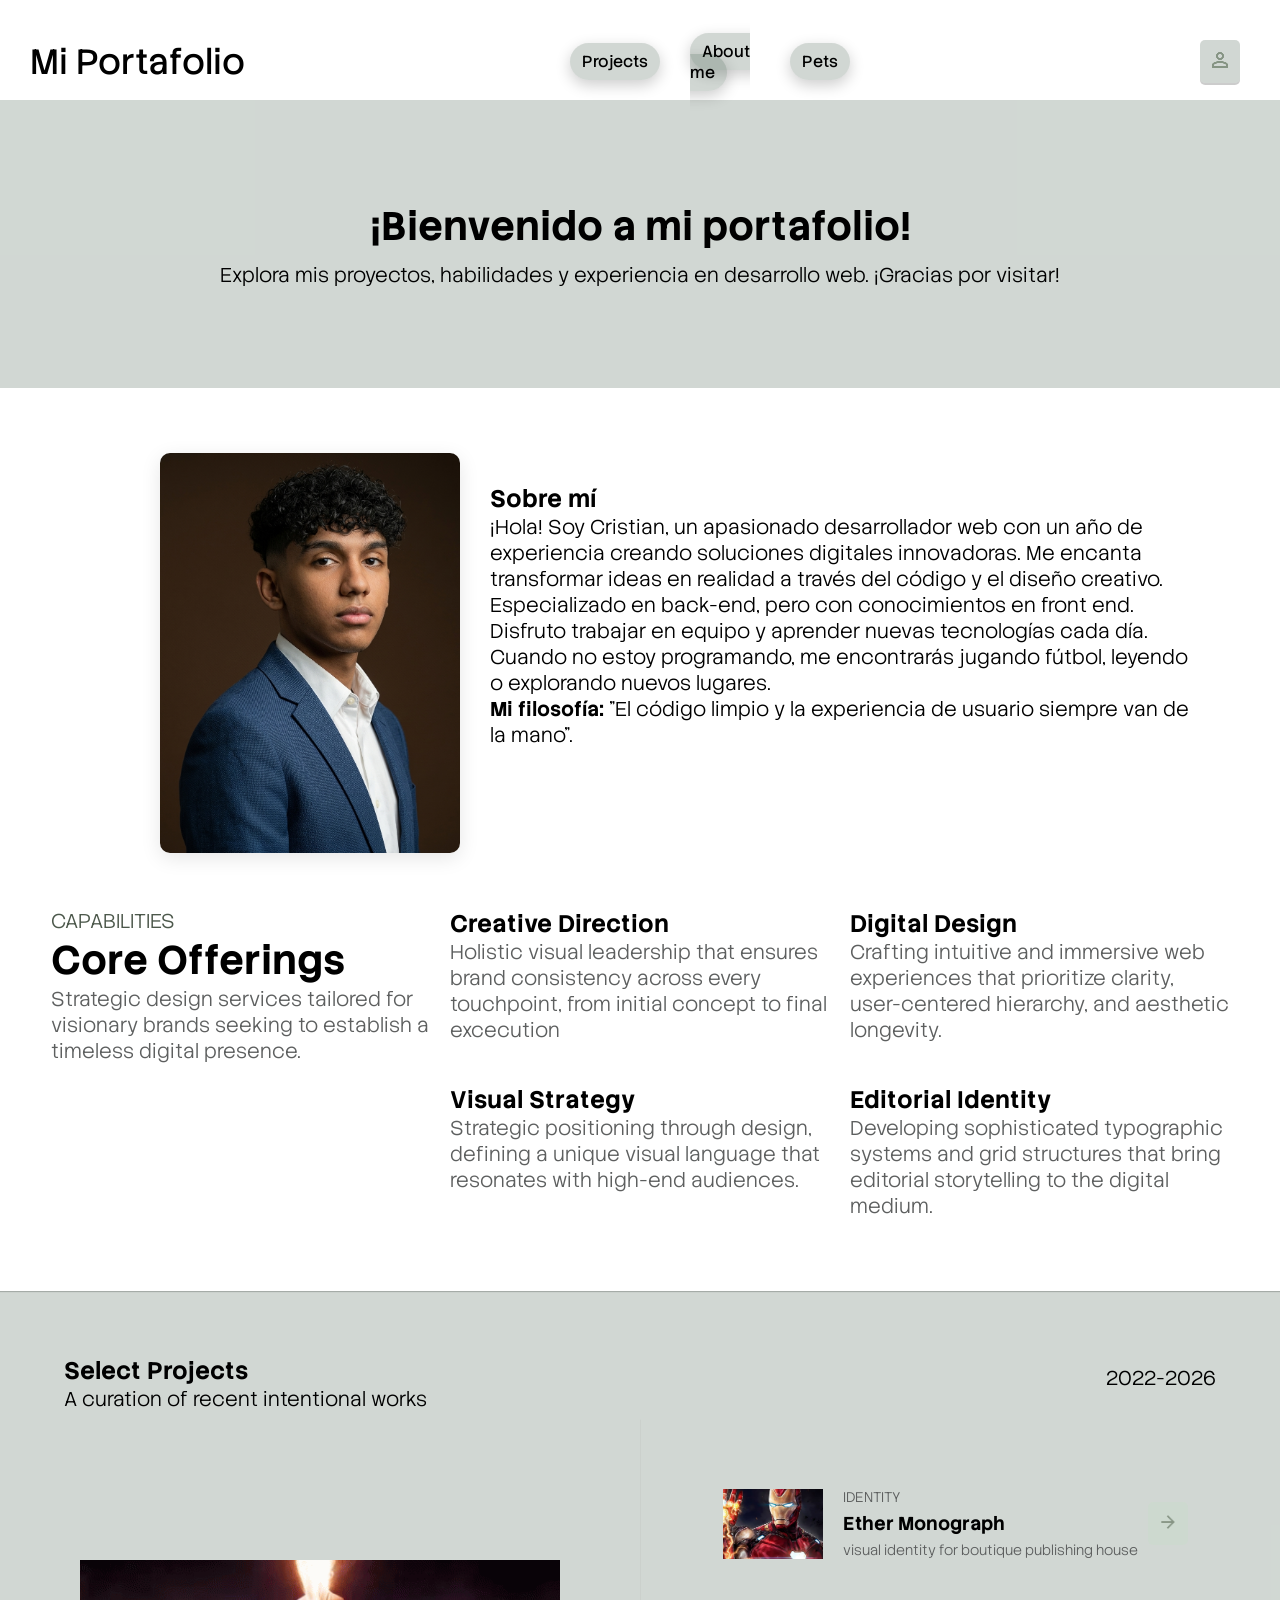
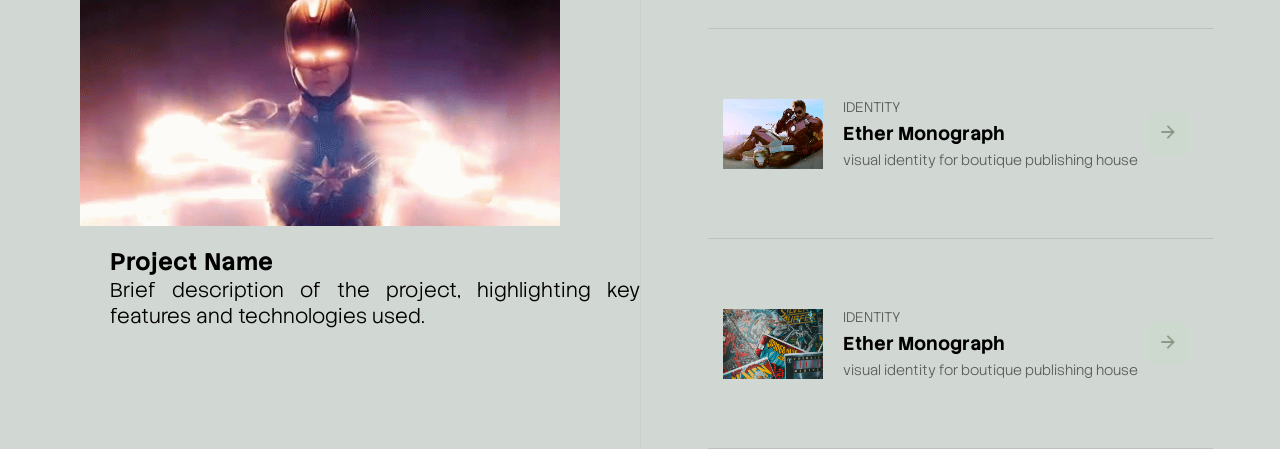
<file: assets/index.html>
<!DOCTYPE html>
<html lang="en">

<head>
    <meta charset="UTF-8">
    <meta name="viewport" content="width=device-width, initial-scale=1.0">
    <link rel="preconnect" href="https://fonts.googleapis.com">
    <link rel="preconnect" href="https://fonts.gstatic.com" crossorigin>
    <link href="https://fonts.googleapis.com/css2?family=Stack+Sans+Text:wght@200..700&display=swap" rel="stylesheet">
    <title>Portafolio</title>
    <link rel="stylesheet" href="style/style.css">
</head>

<body>
    <header>
        <nav class="navbar">
            <div id="container">
                <div class="div-uno">
                    <a class="title" href="#">Mi Portafolio</a>
                </div>
                <div class="div-dos">
                    <ul>
                        <li>
                            <a href="#s-projects">Projects</a>
                        </li>
                        <li class="nav-item">
                            <a href="#main-container">About me</a>
                        </li>
                        <li class="nav-item">
                            <a href="/assets/pets.html">Pets</a>
                        </li>
                    </ul>
                </div>
                <div class="div-tres">
                    <button class="main-button" type="button" data-bs-toggle="collapse">
                        <img src="imgs/person_24dp_869484_FILL0_wght400_GRAD0_opsz24.png" alt="useraccount">
                    </button>
                </div>
            </div>
        </nav>
    </header>
    <main>
        <section id="first-container">
            <h1>¡Bienvenido a mi portafolio!</h1>
            <p>Explora mis proyectos, habilidades y experiencia en desarrollo web. ¡Gracias por visitar!</p>
        </section>
        <div id="main-container">
            <div class="imagen-perfil">
                <img src="imgs/Gemini_Generated_Image_rar9kurar9kurar9.png" alt="Foto de perfil">
            </div>
            <div class="sobre-mi">
                <section>
                    <h2>Sobre mí</h2>
                    <p>¡Hola! Soy Cristian, un apasionado desarrollador web con un año de experiencia creando soluciones
                        digitales innovadoras. Me encanta transformar ideas en realidad a través del código y el diseño
                        creativo.</p>
                    <p>Especializado en back-end, pero con conocimientos en front end. Disfruto trabajar en equipo y
                        aprender nuevas tecnologías cada día. Cuando no estoy programando, me encontrarás jugando
                        fútbol,
                        leyendo o explorando nuevos lugares.</p>
                    <p><strong>Mi filosofía:</strong> "El código limpio y la experiencia de usuario siempre van de la
                        mano".
                    </p>
                </section>
            </div>
        </div>
        <section id="second-container">
            <div class="core-offerings">
                <p class="capabilities">CAPABILITIES</p>
                <h1>Core Offerings</h1>
                <p>Strategic design services tailored for visionary brands
                    seeking to establish a timeless digital presence.
                </p>
            </div>
            <div class="creative-direction">
                <h2>Creative Direction</h2>
                <p>Holistic visual leadership that ensures brand consistency
                    across every touchpoint, from initial concept to final excecution
                </p>
            </div>
            <div class="digital-desing">
                <h2>Digital Design</h2>
                <p>Crafting intuitive and immersive web experiences
                    that prioritize clarity, user-centered hierarchy, and aesthetic longevity.
                </p>
            </div>
            <div class="editorial-identity">
                <h2>Editorial Identity</h2>
                <p>Developing sophisticated typographic systems
                    and grid structures that bring editorial storytelling to the digital medium.
                </p>
            </div>
            <div class="visual-strategy">
                <h2>Visual Strategy</h2>
                <p>Strategic positioning through design,
                    defining a unique
                    visual language that resonates with high-end audiences.
                </p>
            </div>
        </section>
        <section>
            <div id="three-container">
                <div class="m1">
                    <h2>Select Projects</h2>
                        <p>A curation of recent intentional works</p>
                </div>
                <div class="m2">
                    <p>2022-2026</p>
                </div>
            </div>
            <div class="s-projects" id="s-projects">
                <div id="four-container">
                    <div class="m3">
                        <img src="imgs/list/Capitana-Marvel.gif" alt="project1">
                    </div>
                    <div class="m4">
                        <h2>Project Name</h2>
                        <p>Brief description of the project, highlighting key features and technologies used.</p>
                    </div>
                </div>
                <div id="five-container">
                    <div class="m5">
                        <img src="imgs/list/iron-man-superheroe.jpg" alt="">
                        <div class="m6">
                            <p>IDENTITY</p>
                            <h3>Ether Monograph</h3>
                            <p>visual identity for boutique publishing house</p>
                        </div>
                        <div class="m7">
                            <button><img src="imgs/icons/arrow_forward_24dp_869484_FILL0_wght400_GRAD0_opsz24.png" alt=""></button>
                        </div>
                    </div>
                    <div class="m5">
                        <img src="imgs/list/superheroes-marvel.gif" alt="">
                        <div class="m6">
                            <p>IDENTITY</p>
                            <h3>Ether Monograph</h3>
                            <p>visual identity for boutique publishing house</p>
                        </div>
                        <div class="m7">
                            <button><img src="imgs/icons/arrow_forward_24dp_869484_FILL0_wght400_GRAD0_opsz24.png" alt=""></button>
                        </div>
                    </div>
                    <div class="m5">
                        <img src="imgs/list/photo-1612036782180-6f0b6cd846fe.avif" alt="">
                        <div class="m6">
                            <p>IDENTITY</p>
                            <h3>Ether Monograph</h3>
                            <p>visual identity for boutique publishing house</p>
                        </div>
                        <div class="m7">
                            <button><img src="imgs/icons/arrow_forward_24dp_869484_FILL0_wght400_GRAD0_opsz24.png" alt=""></button>
                        </div>
                    </div>
                </div>
            </div>
        </section>

    </main>
</body>

</html>
</file>
<file: assets/style/style.css>
* {
  padding: 0;
  margin: 0;
  box-sizing: border-box;
}

body {
  width: 100%;
  height: 100vh;
  justify-content: center;
  align-items: center;
}

#container {
  width: 100%;
  display: grid;
  grid-template-columns: repeat(3, 1fr);
  gap: 10px;
  height: 100px;
  background-color: white;
  position: fixed;
  z-index: 1000;
}

.div-uno {
  grid-column: 1/1;
  justify-content: center;
  align-content: center;
  padding: 30px;
}
.div-uno a {
  text-decoration: none;
  font-family: "Stack Sans Text", sans-serif;
  font-size: 35px;
  color: black;
}

.div-dos {
  align-content: center;
}
.div-dos a {
  font-family: "Stack Sans Text", sans-serif;
  font-weight: 30px;
  font-style: bold;
  align-content: center;
  box-shadow: 0 5px 15px rgba(0, 0, 0, 0.2);
  border-radius: 20px;
  background-color: rgba(26, 58, 36, 0.2);
}

.div-tres {
  align-content: center;
  display: flex;
  justify-content: end;
  padding: 40px;
}

ul {
  display: flex;
  align-items: center;
  margin-left: 140px;
  gap: 30px;
}

nav ul li a {
  text-decoration: none;
  color: black;
  padding: 8px 12px;
  transition: all 0.3s ease;
}
nav ul {
  list-style: none;
}

#main-container {
  padding-top: 65px;
  display: grid;
  grid-template-columns: repeat(3, 1fr);
}

.imagen-perfil img {
  margin-left: 160px;
  width: 300px;
  height: 400px;
  object-fit: cover;
  border-radius: 10px;
  box-shadow: 0 5px 20px rgba(0, 0, 0, 0.1);
}

.sobre-mi {
  padding: 30px;
  grid-column: 2/4;
  border-radius: 20px;
  margin-right: 50px;
}

.main-button {
  background-color: rgba(26, 58, 36, 0.2);
  border: none;
  border-radius: 5px;
  box-shadow: 0 2px rgba(0, 0, 0, 0.2);
  cursor: pointer;
  padding: 8px;
}
.main-button img {
  width: 24px;
  height: 24px;
}

#first-container {
  gap: 10px;
  width: 100%;
  display: flex;
  flex-direction: column;
  align-items: center;
  justify-content: center;
  background-color: rgba(26, 58, 36, 0.2);
  padding-top: 200px;
  padding-bottom: 100px;
  text-align: center;
}

h1 {
  font-family: "Stack Sans Text", sans-serif;
  font-weight: bold;
  font-size: 2.5rem;
}

p {
  font-family: "Stack Sans Text", sans-serif;
  font-weight: 200;
  font-size: 20px;
}

h2 {
  font-family: "Stack Sans Text", sans-serif;
  font-weight: bold;
}

#three-container {
  width: 100%;
  height: 10vh;
  display: grid;
  grid-template-columns: repeat(3, 1fr);
  background-color: rgba(26, 58, 36, 0.2);
  padding: 5%;
}

.m1 {
  grid-row: 1/2;
}

.m2 {
  grid-column: 3/5;
  display: flex;
  justify-self: end;
  padding-top: 10px;
  padding-left: 30px;
}

#second-container {
  display: grid;
  grid-template-rows: repeat(2, 1fr);
  grid-template-columns: repeat(3, 1fr);
  padding: 4%;
  gap: 20px;
  box-shadow: 0 1px 1px rgba(117, 117, 117, 0.4);
}

.core-offerings p {
  color: #5D5F5F;
}
.core-offerings .capabilities {
  color: #4c584b;
}

.creative-direction p,
.digital-desing p,
.visual-strategy p,
.editorial-identity p {
  color: #5D5F5F;
}

.visual-strategy {
  grid-row: 2/3;
  grid-column: 2/3;
}

.editorial-identity {
  grid-row: 2/3;
  grid-column: 3/4;
}

.s-projects {
  display: grid;
  grid-template-columns: repeat(2, 1fr);
  background-color: rgba(26, 58, 36, 0.2);
}

#four-container {
  width: 100%;
  height: 70vh;
  display: flex;
  flex-direction: column;
  justify-content: center;
  box-shadow: 0 1px 1px rgba(117, 117, 117, 0.4);
}

#five-container {
  width: 100%;
  display: grid;
  grid-template-rows: repeat(3, 1fr);
  justify-content: center;
}

.m3 {
  display: flex;
  justify-content: center;
  padding: 20px;
}
.m3 img {
  width: 80%;
}

.m4 {
  display: flex;
  flex-direction: column;
  padding-left: 110px;
  text-align: justify;
}

.m5 {
  display: flex;
  align-items: center;
  padding: 15px;
  border-bottom: 1px solid rgba(0, 0, 0, 0.1);
}
.m5 p {
  color: #5D5F5F;
  font-size: 14px;
}
.m5 h3 {
  font-family: "Stack Sans Text", sans-serif;
  font-weight: bold;
  margin: 5px 0;
}
.m5 img {
  width: 100px;
  height: 70px;
  object-fit: cover;
}

.m6 {
  padding-left: 20px;
  flex: 1;
}

.m7 {
  padding: 10px;
}
.m7 button {
  border: none;
  border-radius: 5px;
  padding: 10px;
  background-color: rgba(189, 226, 191, 0.2);
  cursor: pointer;
}
.m7 img {
  width: 20px;
  height: 20px;
}

/* ========== RESPONSIVE ========== */
@media screen and (max-width: 1024px) {
  .imagen-perfil img {
    margin-left: 80px;
    width: 250px;
    height: 350px;
  }
  .sobre-mi {
    margin-right: 20px;
  }
  ul {
    margin-left: 50px;
    gap: 15px;
  }
  .m7 {
    padding-left: 100px;
  }
}
@media screen and (max-width: 768px) {
  #container {
    grid-template-columns: 1fr auto 1fr;
    padding: 0 15px;
  }
  .div-uno {
    padding: 20px 10px;
  }
  .div-uno a {
    font-size: 24px;
  }
  ul {
    margin-left: 0;
    gap: 10px;
  }
  .div-dos a {
    font-size: 12px;
    padding: 5px 8px;
  }
  .div-tres {
    padding: 20px 10px;
  }
  #first-container {
    padding-top: 120px;
    padding-bottom: 60px;
  }
  h1 {
    font-size: 1.8rem;
  }
  p {
    font-size: 16px;
    padding: 0 20px;
  }
  #main-container {
    grid-template-columns: 1fr;
    padding: 20px;
  }
  .imagen-perfil {
    text-align: center;
  }
  .imagen-perfil img {
    margin-left: 0;
    width: 200px;
    height: 280px;
  }
  .sobre-mi {
    grid-column: 1;
    margin-right: 0;
    text-align: center;
  }
  #second-container {
    grid-template-columns: 1fr;
    grid-template-rows: auto;
  }
  .visual-strategy,
  .editorial-identity {
    grid-row: auto;
    grid-column: auto;
  }
  .s-projects {
    grid-template-columns: 1fr;
  }
  #four-container {
    height: auto;
    padding: 40px 20px;
  }
  .m3 img {
    width: 100%;
  }
  .m5 {
    flex-wrap: wrap;
    text-align: center;
    justify-content: center;
  }
  .m6 {
    padding-left: 0;
    margin-top: 10px;
  }
  .m7 {
    padding-left: 0;
    margin-top: 10px;
  }
  #three-container {
    height: auto;
    padding: 30px 20px;
  }
  .m2 {
    grid-column: auto;
    justify-self: start;
    padding-left: 0;
  }
}
@media screen and (max-width: 480px) {
  .div-uno a {
    font-size: 18px;
  }
  .div-dos a {
    font-size: 10px;
    padding: 4px 6px;
  }
  h1 {
    font-size: 1.5rem;
  }
  p {
    font-size: 14px;
  }
  h2 {
    font-size: 1.3rem;
  }
  .m5 img {
    width: 80px;
    height: 60px;
  }
  .m6 p, .m6 h3 {
    font-size: 12px;
  }
  .main-button img {
    width: 20px;
    height: 20px;
  }
}
/* ========== PETS PAGE ========== */
.pets-grid {
  display: grid;
  grid-template-columns: repeat(3, 1fr);
  gap: 30px;
  padding: 60px 80px;
  background-color: rgba(26, 58, 36, 0.2);
}

.pet-card {
  background: white;
  border-radius: 20px;
  overflow: hidden;
  box-shadow: 0 5px 20px rgba(0, 0, 0, 0.1);
  transition: transform 0.3s ease;
}

.pet-card:hover {
  transform: translateY(-10px);
}

.pet-img {
  width: 100%;
  height: 250px;
  overflow: hidden;
}

.pet-img img {
  width: 90%;
  height: 100%;
}

.pet-info {
  padding: 20px;
}

.pet-info h3 {
  font-family: "Stack Sans Text", sans-serif;
  font-size: 24px;
  font-weight: bold;
  margin-bottom: 8px;
}

.pet-type {
  color: #4c584b;
  font-weight: bold;
  margin-bottom: 10px;
}

.pet-info p {
  font-size: 16px;
  color: #5D5F5F;
}

/* Responsive Pets */
@media screen and (max-width: 1024px) {
  .pets-grid {
    padding: 40px;
    gap: 20px;
  }
}
@media screen and (max-width: 768px) {
  .pets-grid {
    grid-template-columns: repeat(2, 1fr);
    padding: 30px;
  }
}
@media screen and (max-width: 480px) {
  .pets-grid {
    grid-template-columns: 1fr;
    padding: 20px;
  }
}

/*# sourceMappingURL=style.css.map */
</file>
